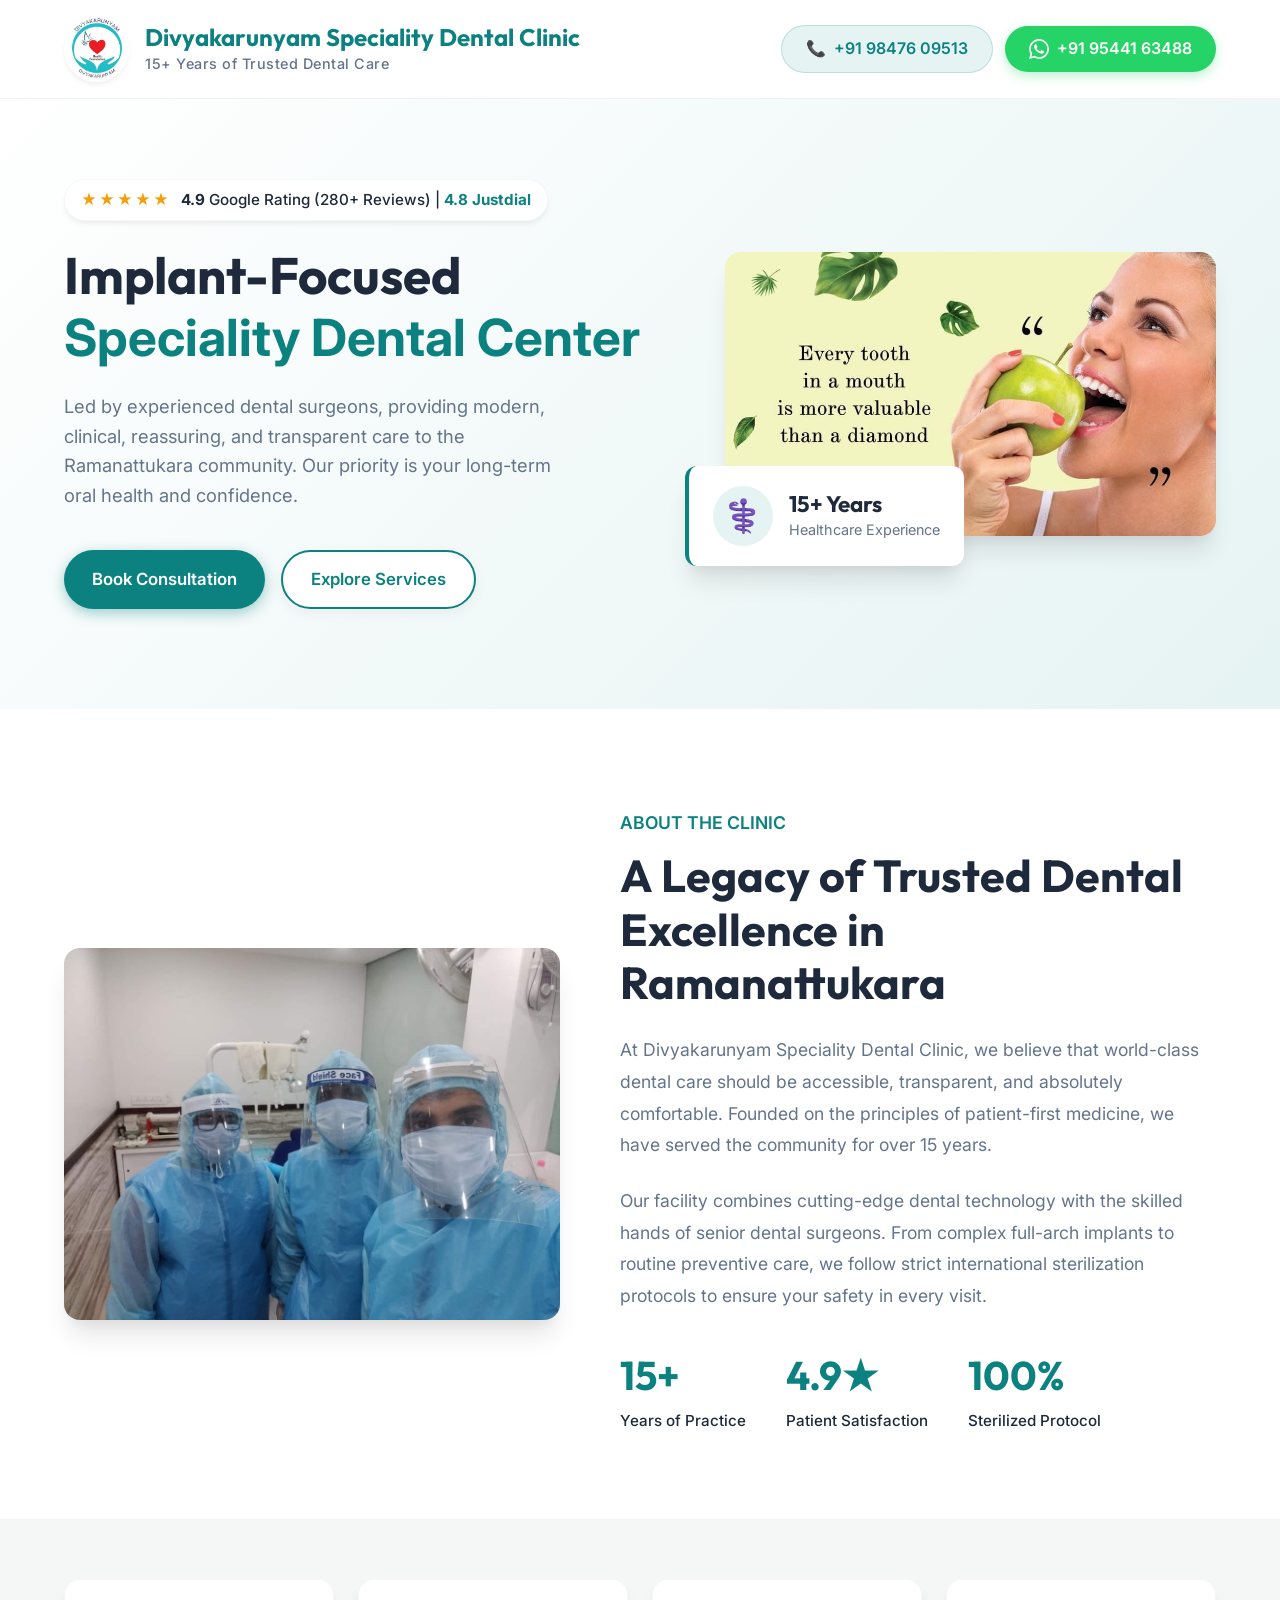
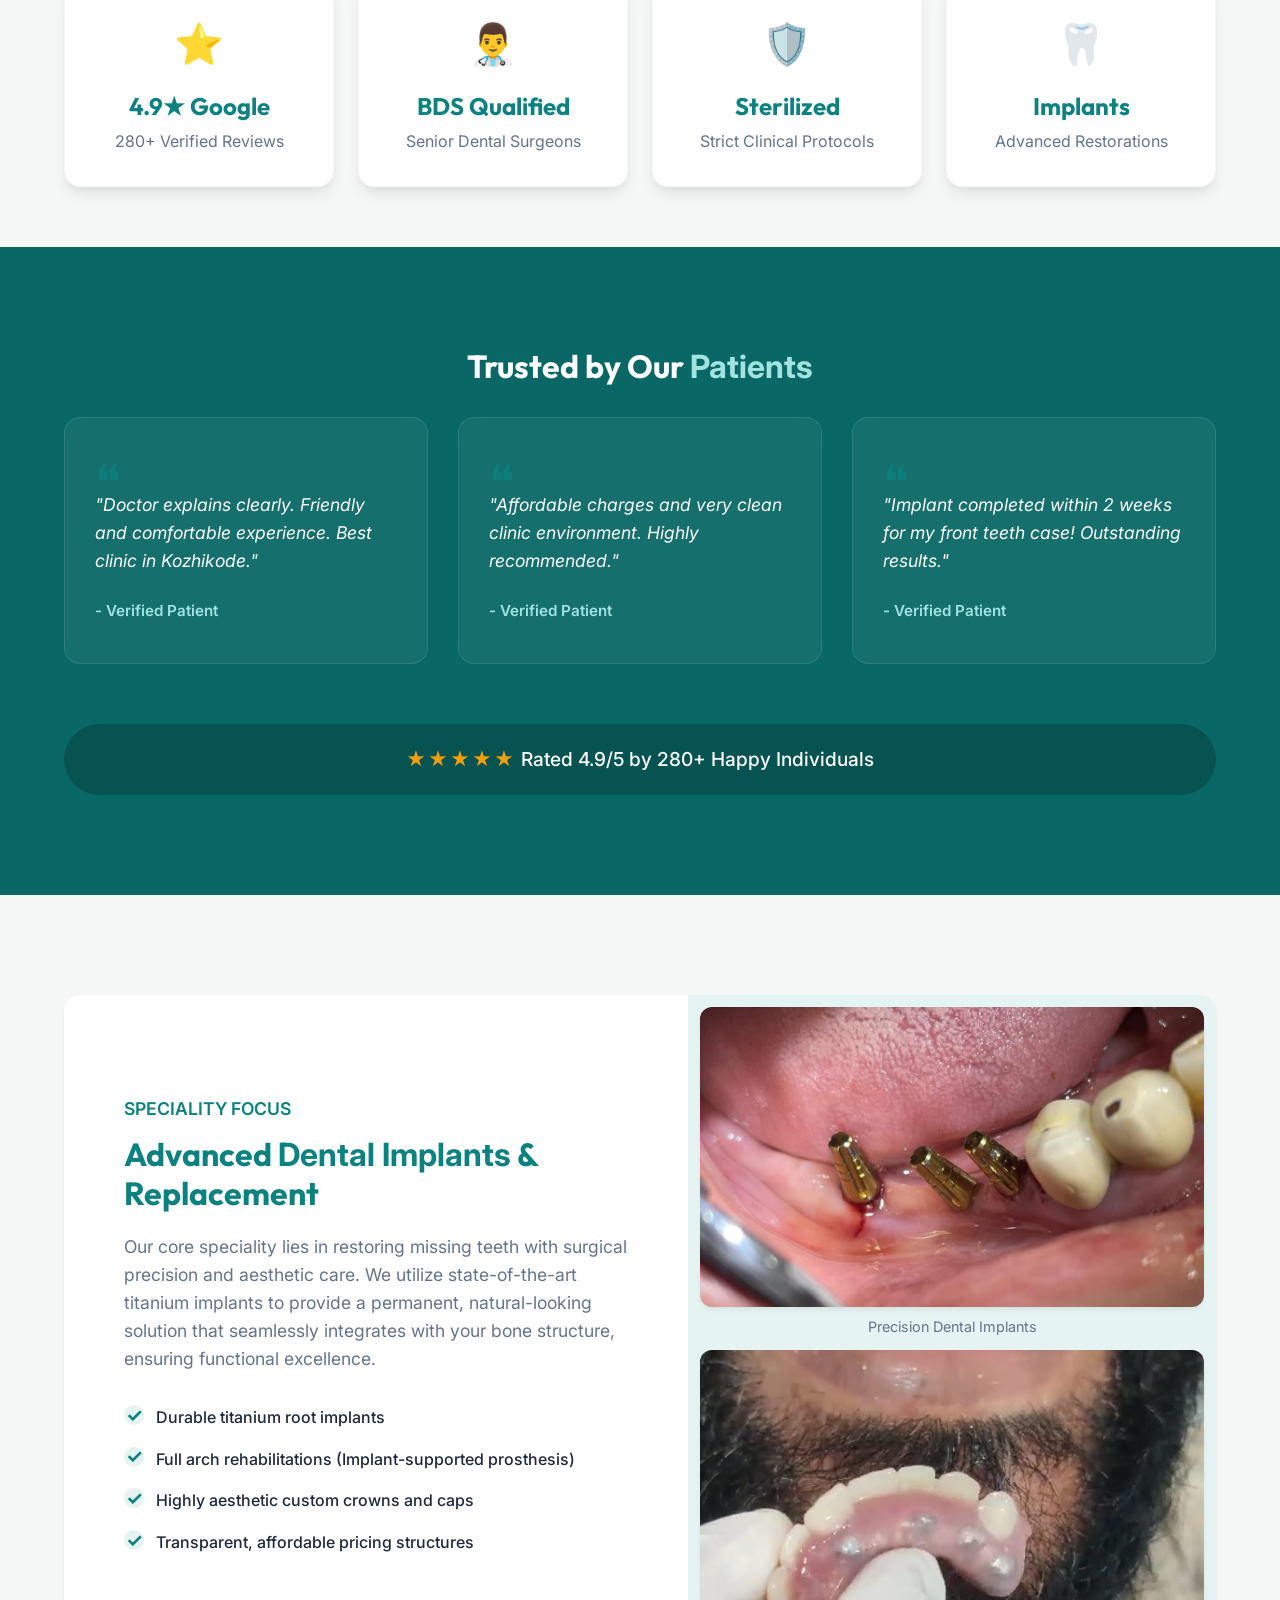
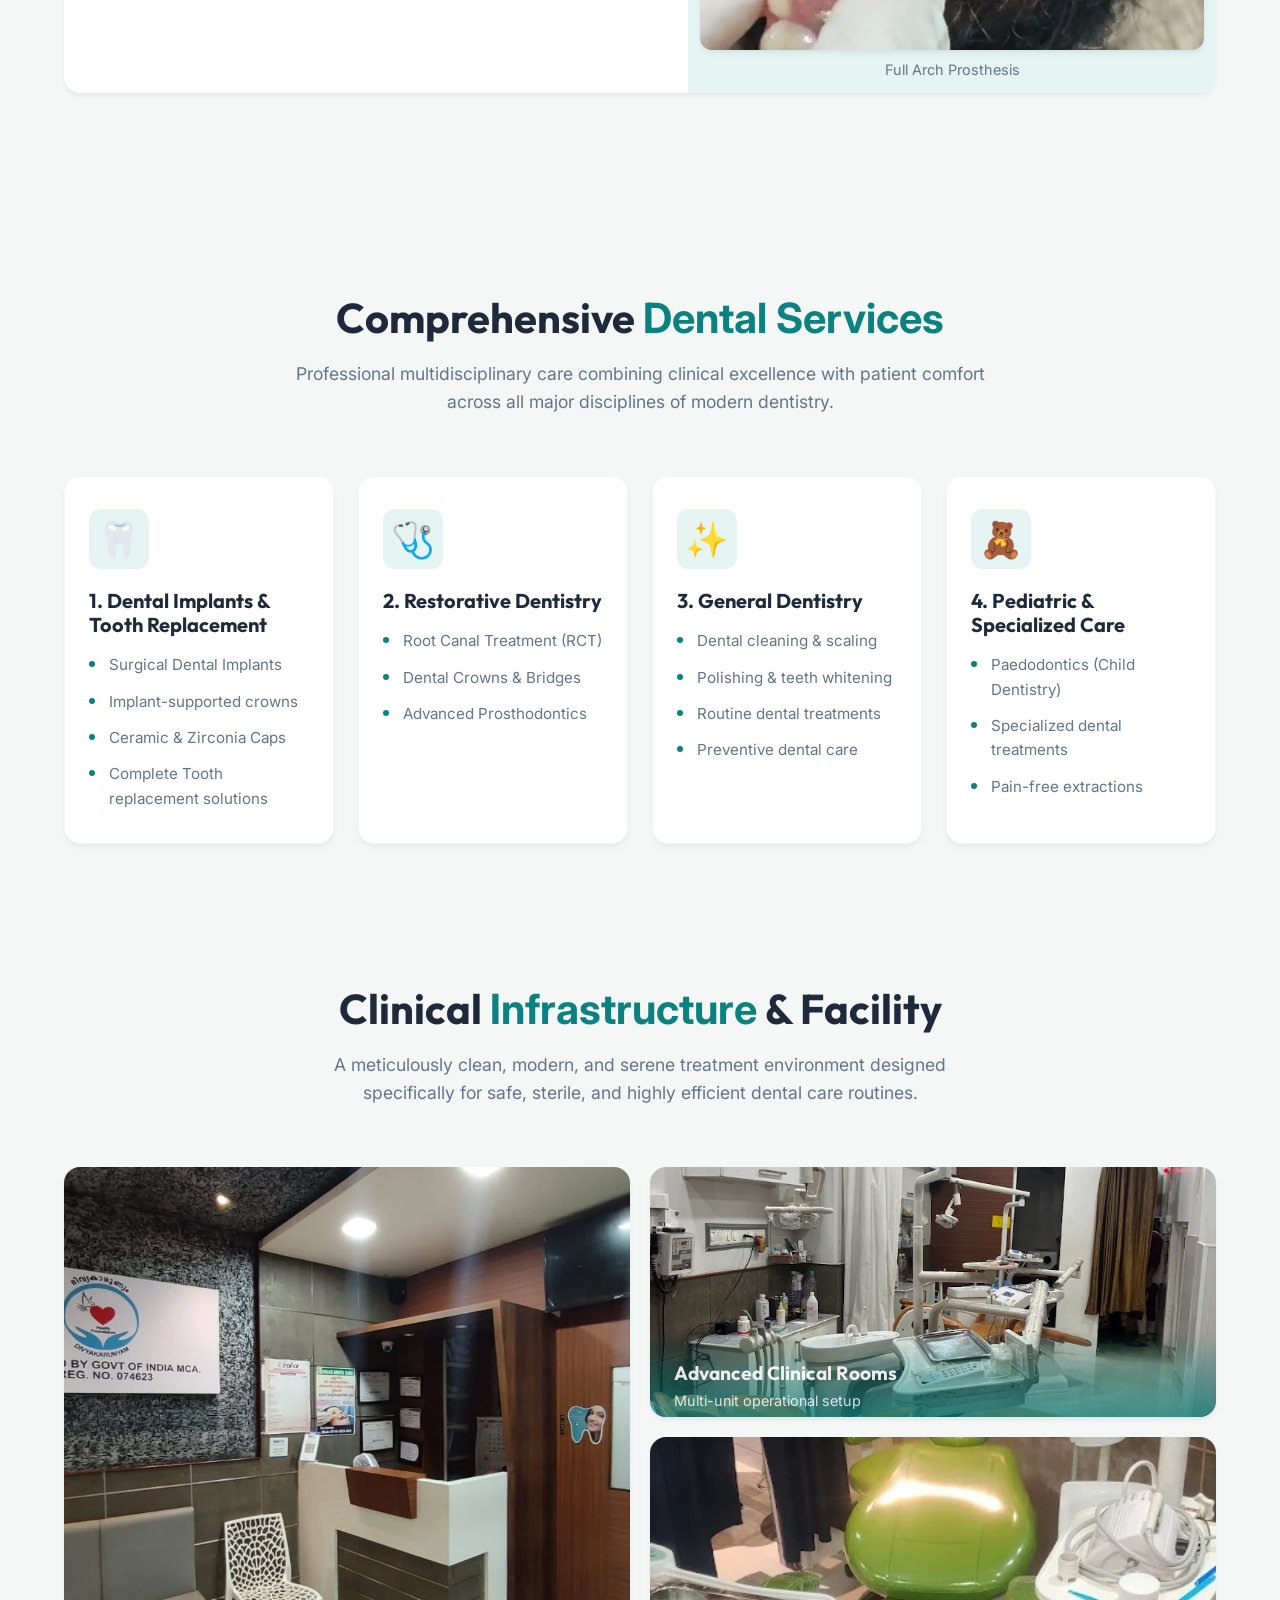
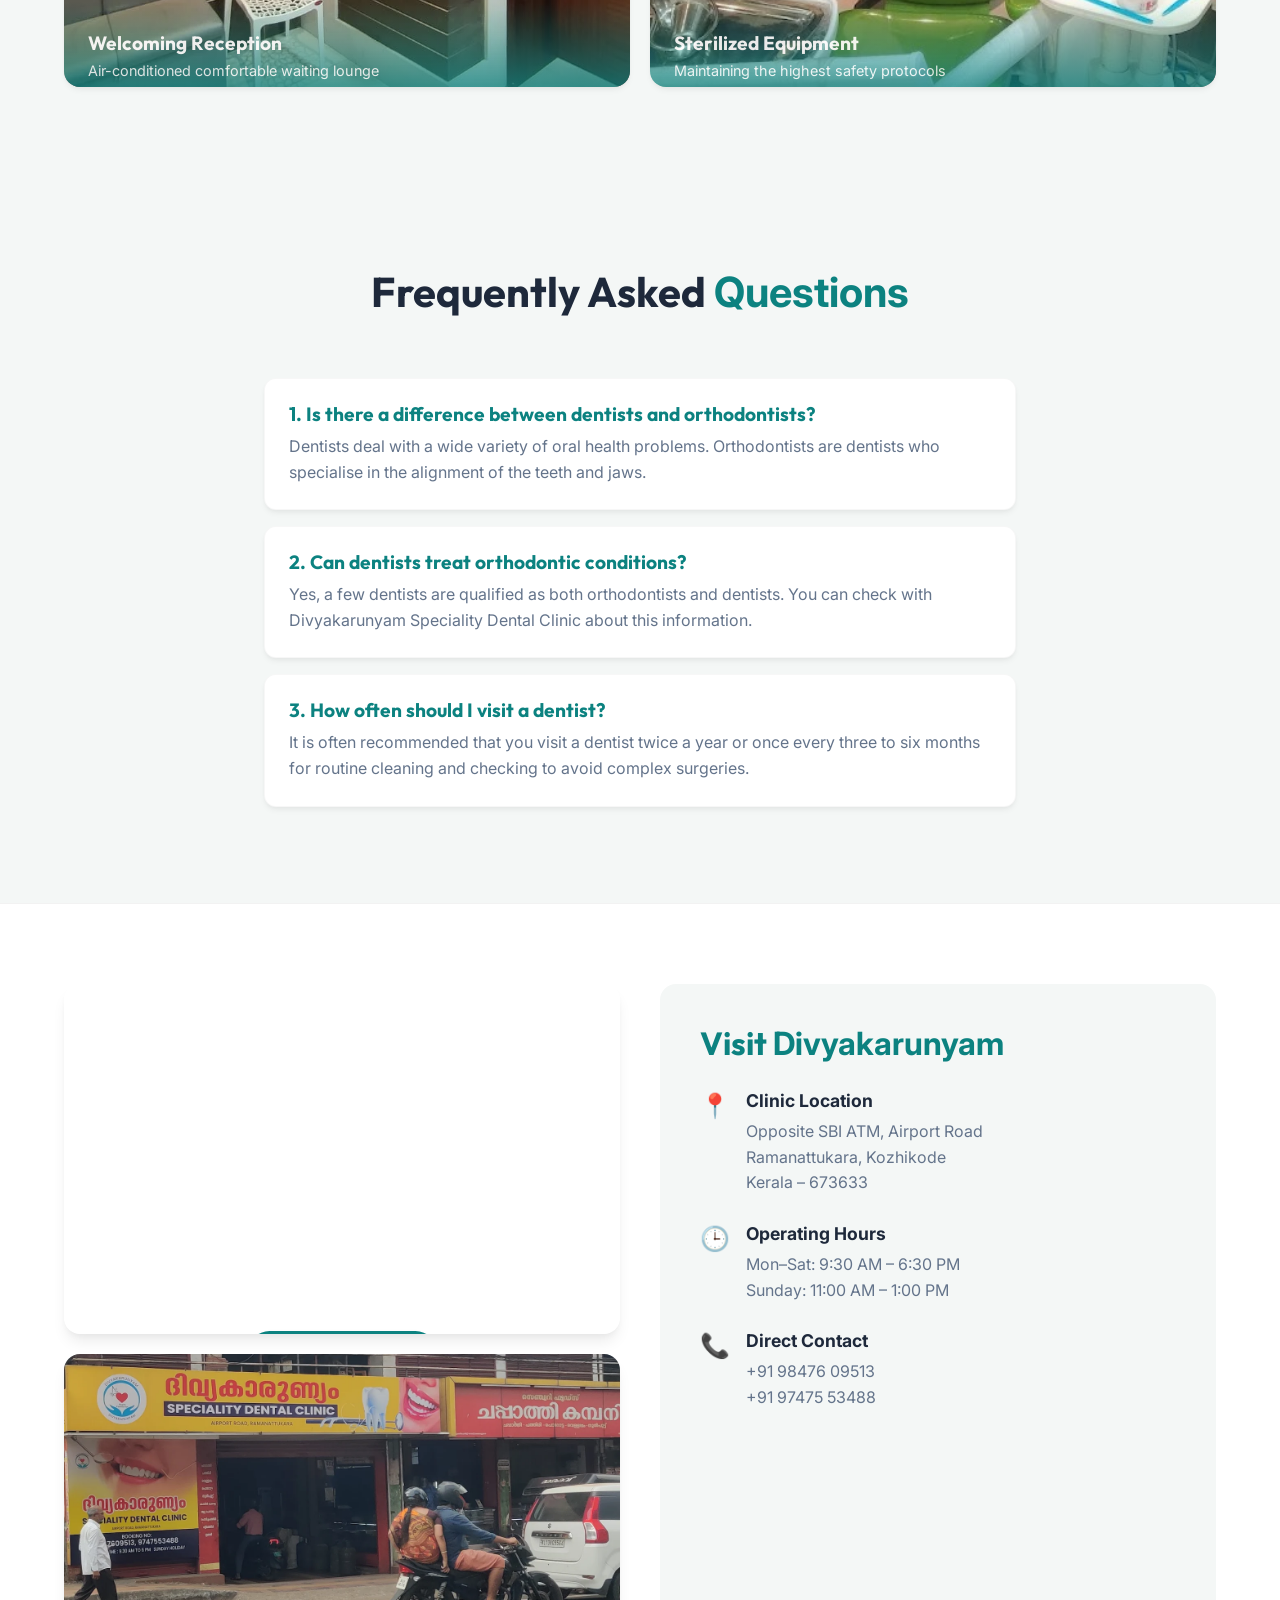
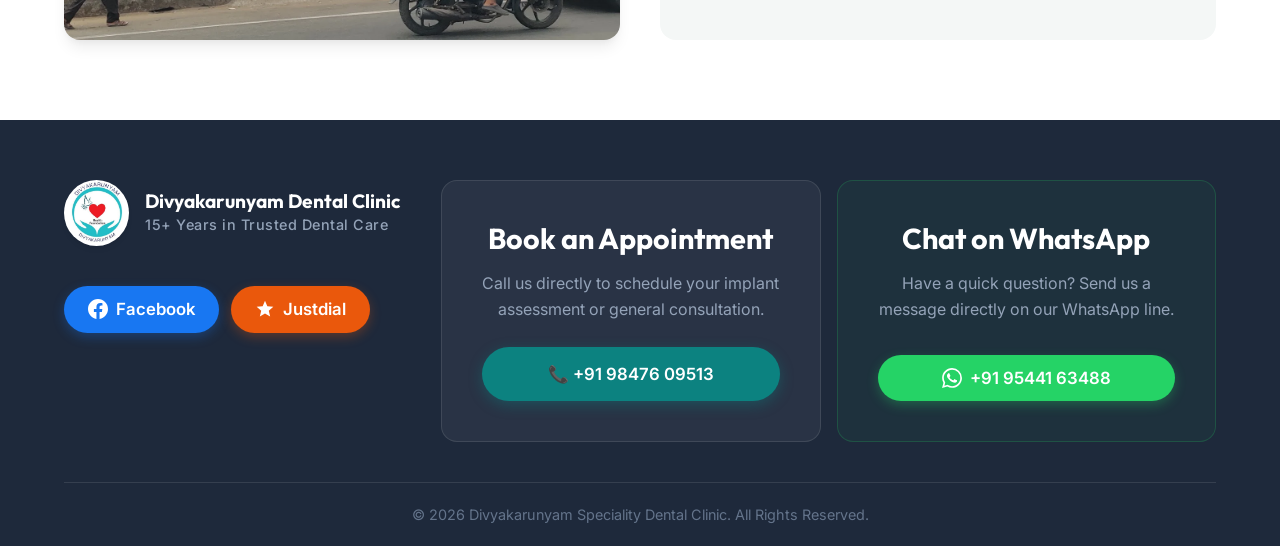
<file: divya-dental/index.html>
﻿<!DOCTYPE html>
<html lang="en">

<head>
    <meta charset="UTF-8">
    <meta name="viewport" content="width=device-width, initial-scale=1.0">
    <title>Divyakarunyam Speciality Dental Clinic | Ramanattukara</title>
    <meta name="description"
        content="Highly rated, implant-focused speciality dental center in Ramanattukara, Kozhikode. 15+ years of experience with 4.9★ Google Rating.">
    <link rel="stylesheet" href="css/style.css">
    <link
        href="https://fonts.googleapis.com/css2?family=Outfit:wght@300;400;500;600;700&family=Inter:wght@400;500;600&display=swap"
        rel="stylesheet">
</head>

<body>

    <!-- Header Section -->
    <header class="top-header">
        <div class="container header-container">
            <div class="logo">
                <img src="images/logo.jpg" alt="Divyakarunyam Health Foundation Logo" class="clinic-logo">
                <div class="title-wrap">
                    <h1>Divyakarunyam Speciality Dental Clinic</h1>
                    <p class="tagline">15+ Years of Trusted Dental Care</p>
                </div>
            </div>
            <div class="contact-header"
                style="display: flex; gap: 12px; align-items: center; flex-wrap: wrap; justify-content: flex-end;">
                <a href="tel:+919847609513" class="call-btn"
                    style="display: inline-flex; align-items: center; justify-content: center; gap: 8px;">
                    <span class="btn-icon">📞</span> +91 98476 09513
                </a>
                <a href="https://wa.me/919544163488" target="_blank" class="wa-btn"
                    style="display: inline-flex; align-items: center; justify-content: center; gap: 8px;">
                    <svg width="20" height="20" viewBox="0 0 24 24" fill="currentColor"
                        xmlns="http://www.w3.org/2000/svg">
                        <path
                            d="M17.472 14.382c-.297-.149-1.758-.867-2.03-.967-.273-.099-.471-.148-.67.15-.197.297-.767.966-.94 1.164-.173.199-.347.223-.644.075-.297-.15-1.255-.463-2.39-1.475-.888-.788-1.489-1.761-1.662-2.06-.173-.297-.018-.458.13-.606.134-.133.298-.347.446-.52.149-.174.198-.298.298-.497.099-.198.05-.371-.025-.52-.075-.149-.669-1.612-.916-2.207-.242-.579-.487-.5-.669-.51a12.8 12.8 0 0 0-.57-.01c-.198 0-.52.074-.792.372-.272.297-1.04 1.016-1.04 2.479 0 1.462 1.065 2.875 1.213 3.074.149.198 2.096 3.2 5.077 4.487.709.306 1.262.489 1.694.625.712.227 1.36.195 1.871.118.571-.085 1.758-.719 2.006-1.413.248-.694.248-1.289.173-1.413-.074-.124-.272-.198-.57-.347m-5.421 7.403h-.004a9.87 9.87 0 0 1-5.031-1.378l-.361-.214-3.741.982.998-3.648-.235-.374a9.86 9.86 0 0 1-1.51-5.26c.001-5.45 4.436-9.884 9.888-9.884 2.64 0 5.122 1.03 6.988 2.898a9.82 9.82 0 0 1 2.893 6.994c-.003 5.45-4.437 9.884-9.885 9.884m8.413-18.297A11.815 11.815 0 0 0 12.05 0C5.495 0 .16 5.335.157 11.892c0 2.096.547 4.142 1.588 5.945L.057 24l6.305-1.654a11.882 11.882 0 0 0 5.683 1.448h.005c6.554 0 11.89-5.335 11.893-11.893a11.821 11.821 0 0 0-3.48-8.413z" />
                    </svg>
                    +91 95441 63488
                </a>
            </div>
        </div>
    </header>

    <!-- Hero Section -->
    <section class="hero-section">
        <div class="container hero-content">
            <div class="hero-text reveal fade-left">
                <div class="ratings-badge">
                    <span class="stars">★★★★★</span>
                    <span><b>4.9</b> Google Rating (280+ Reviews) | <a href="https://jsdl.in/DT-38I2WWQ1"
                            target="_blank"
                            style="color: var(--primary-color); font-weight: bold; text-decoration: none;">4.8
                            Justdial</a></span>
                </div>
                <h2>Implant-Focused <br> <span class="text-highlight">Speciality Dental Center</span></h2>
                <p>Led by experienced dental surgeons, providing modern, clinical, reassuring, and transparent care to
                    the Ramanattukara community. Our priority is your long-term oral health and confidence.</p>
                <div class="hero-actions">
                    <a href="#appointment" class="btn primary-btn">Book Consultation</a>
                    <a href="#services" class="btn secondary-btn">Explore Services</a>
                </div>
            </div>

            <div class="hero-image-wrapper reveal fade-right delay-200">
                <img src="images/apple.jpg" alt="Healthy dental smile - Every tooth is more valuable than a diamond">
                <!-- Overlapping floating stat card for visual depth -->
                <div class="floating-stat">
                    <div class="icon">⚕️</div>
                    <div class="floating-stat-text">
                        <h4>15+ Years</h4>
                        <p>Healthcare Experience</p>
                    </div>
                </div>
            </div>
        </div>
    </section>

    <!-- NEW About Clinic Section -->
    <section class="about-section">
        <div class="container about-grid">
            <div class="about-image reveal fade-left delay-100">
                <!-- Re-using existing clinical image to build contextual trust here -->
                <img src="images/ppe.jpg" alt="Experienced Dental Professionals at work"
                    style="border-radius: var(--border-radius-lg); box-shadow: var(--shadow-lg);">
            </div>
            <div class="about-text reveal fade-right delay-200">
                <div class="section-subtitle"
                    style="color: var(--primary-color); font-weight: 600; margin-bottom: 12px;">ABOUT THE CLINIC</div>
                <h2>A Legacy of Trusted Dental Excellence in Ramanattukara</h2>
                <p>At Divyakarunyam Speciality Dental Clinic, we believe that world-class dental care should be
                    accessible, transparent, and absolutely comfortable. Founded on the principles of patient-first
                    medicine, we have served the community for over 15 years.</p>
                <p>Our facility combines cutting-edge dental technology with the skilled hands of senior dental
                    surgeons. From complex full-arch implants to routine preventive care, we follow strict international
                    sterilization protocols to ensure your safety in every visit.</p>

                <div class="about-stats">
                    <div class="stat-item">
                        <h4>15+</h4>
                        <p>Years of Practice</p>
                    </div>
                    <div class="stat-item">
                        <h4>4.9★</h4>
                        <p>Patient Satisfaction</p>
                    </div>
                    <div class="stat-item">
                        <h4>100%</h4>
                        <p>Sterilized Protocol</p>
                    </div>
                </div>
            </div>
        </div>
    </section>

    <!-- Trust Signals Section -->
    <section class="trust-signals container" style="margin-top: 60px; padding-bottom: 60px;">
        <div class="trust-container">
            <div class="trust-card reveal slide-up delay-100">
                <div class="trust-icon">⭐</div>
                <h3>4.9★ Google</h3>
                <p>280+ Verified Reviews</p>
            </div>
            <div class="trust-card reveal slide-up delay-200">
                <div class="trust-icon">👨‍⚕️</div>
                <h3>BDS Qualified</h3>
                <p>Senior Dental Surgeons</p>
            </div>
            <div class="trust-card reveal slide-up delay-300">
                <div class="trust-icon">🛡️</div>
                <h3>Sterilized</h3>
                <p>Strict Clinical Protocols</p>
            </div>
            <div class="trust-card reveal slide-up delay-400">
                <div class="trust-icon">🦷</div>
                <h3>Implants</h3>
                <p>Advanced Restorations</p>
            </div>
        </div>
    </section>

    <!-- Patient Reviews -->
    <section class="patient-reviews">
        <div class="container">
            <div class="section-header reveal slide-up" style="margin-bottom: 30px;">
                <h2 class="section-title text-white" style="font-size: 2rem;">Trusted by Our <span
                        class="text-highlight-light">Patients</span></h2>
            </div>
            <div class="reviews-grid">
                <div class="review-card reveal slide-up delay-100">
                    <div class="quote-icon">❝</div>
                    <p>"Doctor explains clearly. Friendly and comfortable experience. Best clinic in Kozhikode."</p>
                    <div class="review-author">- Verified Patient</div>
                </div>
                <div class="review-card reveal slide-up delay-200">
                    <div class="quote-icon">❝</div>
                    <p>"Affordable charges and very clean clinic environment. Highly recommended."</p>
                    <div class="review-author">- Verified Patient</div>
                </div>
                <div class="review-card reveal slide-up delay-300">
                    <div class="quote-icon">❝</div>
                    <p>"Implant completed within 2 weeks for my front teeth case! Outstanding results."</p>
                    <div class="review-author">- Verified Patient</div>
                </div>
            </div>
            <div class="google-rating-banner reveal slide-up delay-400" style="margin-top: 20px;">
                <span class="stars">★★★★★</span> Rated 4.9/5 by 280+ Happy Individuals
            </div>
        </div>
    </section>

    <!-- Advanced Implantology Component -->
    <section class="container" style="padding-top: 100px;">
        <div class="implant-feature reveal slide-up" style="margin: 0;">
            <div class="implant-content">
                <div class="section-subtitle"
                    style="color: var(--primary-color); font-weight: 600; margin-bottom: 12px;">SPECIALITY FOCUS</div>
                <h3>Advanced <span class="text-highlight">Dental Implants</span> & Replacement</h3>
                <p>Our core speciality lies in restoring missing teeth with surgical precision and aesthetic care. We
                    utilize state-of-the-art titanium implants to provide a permanent, natural-looking solution that
                    seamlessly integrates with your bone structure, ensuring functional excellence.</p>
                <ul class="feature-list">
                    <li>Durable titanium root implants</li>
                    <li>Full arch rehabilitations (Implant-supported prosthesis)</li>
                    <li>Highly aesthetic custom crowns and caps</li>
                    <li>Transparent, affordable pricing structures</li>
                </ul>
            </div>
            <div class="implant-images">
                <figure style="margin: 0; text-align: center;">
                    <img src="images/implants_macro.jpg" alt="Precision Dental Implants Macro Detail">
                    <figcaption style="font-size: 0.9rem; color: var(--text-light); margin-top: 8px;">Precision Dental
                        Implants</figcaption>
                </figure>
                <figure style="margin: 0; text-align: center;">
                    <img src="images/prosthesis.jpg" alt="Full Arch Dental Prosthesis">
                    <figcaption style="font-size: 0.9rem; color: var(--text-light); margin-top: 8px;">Full Arch
                        Prosthesis</figcaption>
                </figure>
            </div>
        </div>
    </section>

    <!-- Services Grid section -->
    <section id="services" class="services-section section-padding" style="margin-top: 100px;">
        <div class="container">
            <div class="section-header reveal slide-up">
                <h2 class="section-title">Comprehensive <span class="text-highlight">Dental Services</span></h2>
                <p class="section-subtitle">Professional multidisciplinary care combining clinical excellence with
                    patient comfort across all major disciplines of modern dentistry.</p>
            </div>
            <div class="services-grid">
                <div class="service-cluster reveal slide-up delay-100">
                    <div class="service-icon-box">🦷</div>
                    <h3>1. Dental Implants & Tooth Replacement</h3>
                    <ul class="service-list">
                        <li>Surgical Dental Implants</li>
                        <li>Implant-supported crowns</li>
                        <li>Ceramic & Zirconia Caps</li>
                        <li>Complete Tooth replacement solutions</li>
                    </ul>
                </div>
                <div class="service-cluster reveal slide-up delay-200">
                    <div class="service-icon-box">🩺</div>
                    <h3>2. Restorative Dentistry</h3>
                    <ul class="service-list">
                        <li>Root Canal Treatment (RCT)</li>
                        <li>Dental Crowns & Bridges</li>
                        <li>Advanced Prosthodontics</li>
                    </ul>
                </div>
                <div class="service-cluster reveal slide-up delay-300">
                    <div class="service-icon-box">✨</div>
                    <h3>3. General Dentistry</h3>
                    <ul class="service-list">
                        <li>Dental cleaning & scaling</li>
                        <li>Polishing & teeth whitening</li>
                        <li>Routine dental treatments</li>
                        <li>Preventive dental care</li>
                    </ul>
                </div>
                <div class="service-cluster reveal slide-up delay-400">
                    <div class="service-icon-box">🧸</div>
                    <h3>4. Pediatric & Specialized Care</h3>
                    <ul class="service-list">
                        <li>Paedodontics (Child Dentistry)</li>
                        <li>Specialized dental treatments</li>
                        <li>Pain-free extractions</li>
                    </ul>
                </div>
            </div>
        </div>
    </section>

    <!-- Infrastructure / Gallery -->
    <section class="gallery-section">
        <div class="container">
            <div class="section-header reveal slide-up">
                <h2 class="section-title">Clinical <span class="text-highlight">Infrastructure</span> & Facility</h2>
                <p class="section-subtitle">A meticulously clean, modern, and serene treatment environment designed
                    specifically for safe, sterile, and highly efficient dental care routines.</p>
            </div>
            <div class="gallery-grid">
                <div class="gallery-item reveal fade-right delay-100">
                    <img src="images/reception.jpg" alt="Modern Reception and Waiting Area">
                    <div class="overlay">
                        <h4>Welcoming Reception</h4>
                        <p>Air-conditioned comfortable waiting lounge</p>
                    </div>
                </div>
                <div class="gallery-item reveal fade-left delay-200">
                    <img src="images/op_room.jpg" alt="Advanced Multi-Chair Operating Room">
                    <div class="overlay">
                        <h4>Advanced Clinical Rooms</h4>
                        <p>Multi-unit operational setup</p>
                    </div>
                </div>
                <div class="gallery-item reveal fade-left delay-300">
                    <img src="images/chair.jpg" alt="Modern dental chair setup">
                    <div class="overlay">
                        <h4>Sterilized Equipment</h4>
                        <p>Maintaining the highest safety protocols</p>
                    </div>
                </div>
            </div>
        </div>
    </section>

    <!-- FAQ Section -->
    <section class="faq-section">
        <div class="container faq-container">
            <div class="section-header reveal slide-up">
                <h2 class="section-title">Frequently Asked <span class="text-highlight">Questions</span></h2>
            </div>

            <div class="faq-item reveal slide-up delay-100">
                <h4>1. Is there a difference between dentists and orthodontists?</h4>
                <p>Dentists deal with a wide variety of oral health problems. Orthodontists are dentists who specialise
                    in the alignment of the teeth and jaws.</p>
            </div>
            <div class="faq-item reveal slide-up delay-200">
                <h4>2. Can dentists treat orthodontic conditions?</h4>
                <p>Yes, a few dentists are qualified as both orthodontists and dentists. You can check with
                    Divyakarunyam Speciality Dental Clinic about this information.</p>
            </div>
            <div class="faq-item reveal slide-up delay-300">
                <h4>3. How often should I visit a dentist?</h4>
                <p>It is often recommended that you visit a dentist twice a year or once every three to six months for
                    routine cleaning and checking to avoid complex surgeries.</p>
            </div>
        </div>
    </section>

    <!-- Location & Contact section incorporating MAP and Entrance Image -->
    <section class="location-section">
        <div class="container location-grid">
            <div class="location-image reveal fade-right delay-100">
                <div class="map-container" style="position: relative;">
                    <!-- Invisible overlay link overriding the map interactivity -->
                    <a href="https://maps.app.goo.gl/DZXvNJsmZehAF5Bf6" target="_blank"
                        style="position: absolute; inset: 0; z-index: 5;"></a>
                    <iframe
                        src="https://maps.google.com/maps?q=11.176986882488919,75.87006213175783&t=&z=16&ie=UTF8&iwloc=&output=embed"
                        width="100%" height="350" style="border:0; pointer-events: none;" allowfullscreen=""
                        loading="lazy" aria-label=" clinic map"></iframe>
                    <!-- Map Direct Link Overlay -->
                    <div
                        style="text-align: center; margin-top: -10px; position:relative; z-index: 10; pointer-events: none;">
                        <span class="btn primary-btn"
                            style="box-shadow: 0 4px 6px rgba(0,0,0,0.1); font-size: 0.9rem; padding: 10px 16px;">
                            📍 Open Google Maps
                        </span>
                    </div>
                </div>
                <img src="images/entrance.jpg" alt="Divyakarunyam Speciality Dental Clinic Entrance"
                    style="width: 100%; height: auto; border-radius: var(--border-radius-lg); object-fit: cover; display: block;">
            </div>

            <div class="location-details reveal fade-left delay-200">
                <h3>Visit <span class="text-highlight">Divyakarunyam</span></h3>
                <div class="info-block">
                    <div class="info-icon">📍</div>
                    <div class="info-text">
                        <strong>Clinic Location</strong>
                        <p>Opposite SBI ATM, Airport Road<br>
                            Ramanattukara, Kozhikode<br>
                            Kerala – 673633</p>
                    </div>
                </div>
                <div class="info-block">
                    <div class="info-icon">🕒</div>
                    <div class="info-text">
                        <strong>Operating Hours</strong>
                        <p>Mon–Sat: 9:30 AM – 6:30 PM<br>
                            Sunday: 11:00 AM – 1:00 PM</p>
                    </div>
                </div>
                <div class="info-block">
                    <div class="info-icon">📞</div>
                    <div class="info-text">
                        <strong>Direct Contact</strong>
                        <p>+91 98476 09513<br>
                            +91 97475 53488</p>
                    </div>
                </div>
            </div>
        </div>
    </section>

    <!-- Footer -->
    <footer class="footer-contact" id="appointment">
        <div class="container">
            <div class="footer-content">
                <div class="footer-logo logo" style="flex-direction: column; align-items: flex-start;">
                    <div style="display: flex; align-items: center; gap: 16px;">
                        <img src="images/logo.jpg" alt="Divyakarunyam Health Foundation Logo" class="clinic-logo">
                        <div class="title-wrap">
                            <h2 style="color: var(--white); font-size: 1.2rem;">Divyakarunyam Dental Clinic</h2>
                            <p class="tagline" style="color: #94a3b8;">15+ Years in Trusted Dental Care</p>
                        </div>
                    </div>
                    <div class="social-links" style="margin-top: 24px; display: flex; gap: 12px; flex-wrap: wrap;">
                        <a href="https://www.facebook.com/gracedentacare/" target="_blank" class="btn fb-btn"
                            style="display: inline-flex; align-items: center; justify-content: center; gap: 8px;">
                            <svg width="20" height="20" viewBox="0 0 24 24" fill="currentColor"
                                xmlns="http://www.w3.org/2000/svg">
                                <path
                                    d="M24 12.073c0-6.627-5.373-12-12-12s-12 5.373-12 12c0 5.99 4.388 10.954 10.125 11.854v-8.385H7.078v-3.469h3.047V9.43c0-3.007 1.792-4.669 4.533-4.669 1.312 0 2.686.235 2.686.235v2.953H15.83c-1.491 0-1.956.925-1.956 1.874v2.25h3.328l-.532 3.469h-2.796v8.385C19.612 23.027 24 18.062 24 12.073z" />
                            </svg>
                            Facebook
                        </a>
                        <a href="https://jsdl.in/DT-38I2WWQ1" target="_blank" class="btn jd-btn"
                            style="display: inline-flex; align-items: center; justify-content: center; gap: 8px;">
                            <svg width="20" height="20" viewBox="0 0 24 24" fill="currentColor"
                                xmlns="http://www.w3.org/2000/svg">
                                <path
                                    d="M12 17.27L18.18 21L16.54 13.97L22 9.24L14.81 8.63L12 2L9.19 8.63L2 9.24L7.46 13.97L5.82 21L12 17.27Z" />
                            </svg>
                            Justdial
                        </a>
                    </div>
                </div>
                <div class="footer-cta-group"
                    style="display: flex; gap: 16px; flex-wrap: wrap; flex: 1; justify-content: flex-end;">
                    <div class="appointment-card"
                        style="flex: 1; min-width: 300px; display: flex; flex-direction: column;">
                        <h3>Book an Appointment</h3>
                        <p style="flex-grow: 1;">Call us directly to schedule your implant assessment or general
                            consultation.</p>
                        <a href="tel:+919847609513" class="btn primary-btn" style="width: 100%;">
                            📞 +91 98476 09513
                        </a>
                    </div>
                    <div class="appointment-card"
                        style="flex: 1; min-width: 300px; display: flex; flex-direction: column; background: rgba(37, 211, 102, 0.05); border-color: rgba(37, 211, 102, 0.2);">
                        <h3>Chat on WhatsApp</h3>
                        <p style="flex-grow: 1;">Have a quick question? Send us a message directly on our WhatsApp line.
                        </p>
                        <a href="https://wa.me/919544163488" target="_blank" class="btn wa-btn"
                            style="width: 100%; display: flex; align-items: center; justify-content: center; gap: 8px;">
                            <svg width="20" height="20" viewBox="0 0 24 24" fill="currentColor"
                                xmlns="http://www.w3.org/2000/svg">
                                <path
                                    d="M17.472 14.382c-.297-.149-1.758-.867-2.03-.967-.273-.099-.471-.148-.67.15-.197.297-.767.966-.94 1.164-.173.199-.347.223-.644.075-.297-.15-1.255-.463-2.39-1.475-.888-.788-1.489-1.761-1.662-2.06-.173-.297-.018-.458.13-.606.134-.133.298-.347.446-.52.149-.174.198-.298.298-.497.099-.198.05-.371-.025-.52-.075-.149-.669-1.612-.916-2.207-.242-.579-.487-.5-.669-.51a12.8 12.8 0 0 0-.57-.01c-.198 0-.52.074-.792.372-.272.297-1.04 1.016-1.04 2.479 0 1.462 1.065 2.875 1.213 3.074.149.198 2.096 3.2 5.077 4.487.709.306 1.262.489 1.694.625.712.227 1.36.195 1.871.118.571-.085 1.758-.719 2.006-1.413.248-.694.248-1.289.173-1.413-.074-.124-.272-.198-.57-.347m-5.421 7.403h-.004a9.87 9.87 0 0 1-5.031-1.378l-.361-.214-3.741.982.998-3.648-.235-.374a9.86 9.86 0 0 1-1.51-5.26c.001-5.45 4.436-9.884 9.888-9.884 2.64 0 5.122 1.03 6.988 2.898a9.82 9.82 0 0 1 2.893 6.994c-.003 5.45-4.437 9.884-9.885 9.884m8.413-18.297A11.815 11.815 0 0 0 12.05 0C5.495 0 .16 5.335.157 11.892c0 2.096.547 4.142 1.588 5.945L.057 24l6.305-1.654a11.882 11.882 0 0 0 5.683 1.448h.005c6.554 0 11.89-5.335 11.893-11.893a11.821 11.821 0 0 0-3.48-8.413z" />
                            </svg>
                            +91 95441 63488
                        </a>
                    </div>
                </div>
            </div>
            <div class="footer-bottom text-center" style="text-align: center;">
                <p>&copy; 2026 Divyakarunyam Speciality Dental Clinic. All Rights Reserved.</p>
            </div>
        </div>
    </footer>

    <!-- Modern Scroll Animation Observer Script -->
    <script>
        document.addEventListener("DOMContentLoaded", function () {
            const reveals = document.querySelectorAll(".reveal");

            const revealOnScroll = new IntersectionObserver((entries, observer) => {
                entries.forEach((entry) => {
                    if (entry.isIntersecting) {
                        entry.target.classList.add("active");
                        // Optional: observer.unobserve(entry.target); to make it animate only once
                    }
                });
            }, {
                root: null,
                threshold: 0.15, // Trigger when 15% of the element is visible
                rootMargin: "0px 0px -50px 0px" // Slight offset for a natural staggered feel
            });

            reveals.forEach((reveal) => {
                revealOnScroll.observe(reveal);
            });
        });
    </script>
</body>

</html>
</file>
<file: divya-dental/css/style.css>
﻿:root {
    --primary-color: #0c8280;
    --primary-dark: #096866;
    --primary-light: #e6f3f3;
    --secondary-color: #f4f7f6;
    --accent-red: #d9383f;
    --accent-dark: #b82b31;
    --text-dark: #1e293b;
    --text-light: #64748b;
    --white: #ffffff;
    --surface-color: #ffffff;
    --shadow-sm: 0 4px 6px -1px rgba(0, 0, 0, 0.05), 0 2px 4px -1px rgba(0, 0, 0, 0.03);
    --shadow-md: 0 10px 15px -3px rgba(0, 0, 0, 0.08), 0 4px 6px -2px rgba(0, 0, 0, 0.04);
    --shadow-lg: 0 20px 25px -5px rgba(0, 0, 0, 0.1), 0 10px 10px -5px rgba(0, 0, 0, 0.04);
    --shadow-color: rgba(12, 130, 128, 0.15);
    --transition: all 0.4s cubic-bezier(0.16, 1, 0.3, 1);
    --border-radius-lg: 16px;
    --border-radius-md: 12px;
}

* {
    margin: 0;
    padding: 0;
    box-sizing: border-box;
    font-family: 'Inter', sans-serif;
}

html {
    scroll-behavior: smooth;
}

body {
    background-color: var(--secondary-color);
    color: var(--text-dark);
    line-height: 1.6;
    -webkit-font-smoothing: antialiased;
}

h1,
h2,
h3,
h4,
h5,
h6 {
    font-family: 'Outfit', sans-serif;
    line-height: 1.2;
    color: var(--text-dark);
}

a {
    text-decoration: none;
    color: inherit;
    transition: var(--transition);
}

img {
    max-width: 100%;
    height: auto;
    object-fit: contain;
    display: block;
    border-radius: var(--border-radius-md);
}

.container {
    max-width: 1200px;
    margin: 0 auto;
    padding: 0 24px;
}

.text-highlight {
    color: var(--primary-color);
}

.text-highlight-light {
    color: #a1e3e1;
}

.text-white {
    color: var(--white);
}

/* Buttons */
.btn {
    display: inline-flex;
    align-items: center;
    justify-content: center;
    gap: 8px;
    padding: 14px 28px;
    border-radius: 50px;
    font-size: 1.05rem;
    font-weight: 600;
    transition: var(--transition);
    cursor: pointer;
    border: none;
}

.primary-btn {
    background-color: var(--primary-color);
    color: var(--white);
    box-shadow: 0 4px 14px 0 rgba(12, 130, 128, 0.39);
}

.primary-btn:hover {
    background-color: var(--primary-dark);
    transform: translateY(-4px);
    box-shadow: 0 6px 20px rgba(12, 130, 128, 0.4);
}

.secondary-btn {
    background-color: var(--white);
    color: var(--primary-color);
    border: 2px solid var(--primary-color);
    box-shadow: 0 4px 14px 0 rgba(0, 0, 0, 0.05);
}

.secondary-btn:hover {
    background-color: var(--primary-light);
    transform: translateY(-4px);
    box-shadow: 0 6px 20px rgba(12, 130, 128, 0.15);
}

/* Header */
.top-header {
    background-color: rgba(255, 255, 255, 0.95);
    backdrop-filter: blur(10px);
    position: sticky;
    top: 0;
    z-index: 1000;
    border-bottom: 1px solid rgba(0, 0, 0, 0.05);
}

.header-container {
    display: flex;
    justify-content: space-between;
    align-items: center;
    padding: 16px 24px;
}

.logo {
    display: flex;
    align-items: center;
    gap: 16px;
}

.clinic-logo {
    width: 65px;
    border-radius: 50%;
    box-shadow: var(--shadow-sm);
}

.title-wrap h1 {
    font-size: 1.5rem;
    color: var(--primary-color);
    font-weight: 700;
}

.tagline {
    font-size: 0.9rem;
    color: var(--text-light);
    font-weight: 500;
    letter-spacing: 0.5px;
}

.call-btn {
    background-color: var(--primary-light);
    color: var(--primary-color);
    padding: 10px 24px;
    border-radius: 50px;
    font-weight: 600;
    box-shadow: none;
    border: 1px solid rgba(12, 130, 128, 0.2);
}

.call-btn:hover {
    background-color: var(--primary-color);
    color: var(--white);
    box-shadow: 0 6px 16px rgba(12, 130, 128, 0.2);
    transform: translateY(-2px);
}

.wa-btn {
    background-color: #25D366;
    color: var(--white);
    padding: 10px 24px;
    border-radius: 50px;
    font-weight: 600;
    box-shadow: 0 4px 12px rgba(37, 211, 102, 0.3);
    border: none;
    transition: var(--transition);
}

.wa-btn:hover {
    background-color: #128c7e;
    color: var(--white);
    box-shadow: 0 6px 16px rgba(37, 211, 102, 0.4);
    transform: translateY(-2px);
}

.fb-btn {
    background-color: #1877F2;
    color: var(--white);
    padding: 10px 24px;
    border-radius: 50px;
    font-weight: 600;
    box-shadow: 0 4px 12px rgba(24, 119, 242, 0.3);
    border: none;
    transition: var(--transition);
}

.fb-btn:hover {
    background-color: #166fe5;
    color: var(--white);
    box-shadow: 0 6px 16px rgba(24, 119, 242, 0.4);
    transform: translateY(-2px);
}

.jd-btn {
    background-color: #ea580c;
    color: var(--white);
    padding: 10px 24px;
    border-radius: 50px;
    font-weight: 600;
    box-shadow: 0 4px 12px rgba(234, 88, 12, 0.3);
    border: none;
    transition: var(--transition);
}

.jd-btn:hover {
    background-color: #c2410c;
    color: var(--white);
    box-shadow: 0 6px 16px rgba(234, 88, 12, 0.4);
    transform: translateY(-2px);
}

/* Hero Section */
.hero-section {
    position: relative;
    padding: 80px 0 100px;
    background: linear-gradient(135deg, var(--white) 0%, var(--primary-light) 100%);
    overflow: hidden;
}

.hero-content {
    display: flex;
    align-items: center;
    gap: 60px;
    position: relative;
    z-index: 2;
}

.hero-text {
    flex: 1.1;
}

.ratings-badge {
    display: inline-flex;
    align-items: center;
    gap: 10px;
    background-color: var(--white);
    padding: 8px 16px;
    border-radius: 50px;
    font-size: 0.95rem;
    font-weight: 500;
    margin-bottom: 24px;
    box-shadow: var(--shadow-sm);
    color: var(--text-dark);
    border: 1px solid rgba(0, 0, 0, 0.03);
}

.stars {
    color: #f59e0b;
    letter-spacing: 2px;
}

.hero-text h2 {
    font-size: 3.2rem;
    color: var(--text-dark);
    margin-bottom: 24px;
}

.hero-text p {
    font-size: 1.15rem;
    color: var(--text-light);
    margin-bottom: 40px;
    max-width: 500px;
}

.hero-actions {
    display: flex;
    gap: 16px;
}

.hero-image-wrapper {
    flex: 0.9;
    position: relative;
}

.hero-image-wrapper img {
    border-radius: var(--border-radius-lg);
    box-shadow: var(--shadow-lg);
    position: relative;
    z-index: 2;
}

/* Floating Stats Card in Hero */
.floating-stat {
    position: absolute;
    bottom: -30px;
    left: -40px;
    background: var(--white);
    padding: 20px 24px;
    border-radius: var(--border-radius-md);
    box-shadow: var(--shadow-lg);
    z-index: 3;
    display: flex;
    align-items: center;
    gap: 16px;
    border-left: 4px solid var(--primary-color);
}

.floating-stat .icon {
    font-size: 2rem;
    background: var(--primary-light);
    color: var(--primary-color);
    width: 60px;
    height: 60px;
    display: flex;
    align-items: center;
    justify-content: center;
    border-radius: 50%;
}

.floating-stat-text h4 {
    font-size: 1.4rem;
    margin: 0;
    color: var(--text-dark);
}

.floating-stat-text p {
    margin: 0;
    font-size: 0.9rem;
    color: var(--text-light);
}

/* Trust Signals Section */
.trust-signals {
    margin-top: -50px;
    position: relative;
    z-index: 10;
}

.trust-container {
    display: grid;
    grid-template-columns: repeat(4, 1fr);
    gap: 24px;
}

.trust-card {
    background-color: var(--white);
    padding: 32px 24px;
    border-radius: var(--border-radius-lg);
    text-align: center;
    box-shadow: var(--shadow-md);
    transition: var(--transition);
    border: 1px solid rgba(0, 0, 0, 0.03);
}

.trust-card:hover {
    transform: translateY(-8px);
    box-shadow: var(--shadow-lg);
    border-color: var(--primary-light);
}

.trust-icon {
    font-size: 2.5rem;
    margin-bottom: 16px;
    display: inline-block;
}

.trust-card h3 {
    font-size: 1.5rem;
    color: var(--primary-color);
    margin-bottom: 8px;
}

.trust-card p {
    font-size: 1rem;
    color: var(--text-light);
}

/* Sections Shared */
.section-padding {
    padding: 100px 0;
}

.section-header {
    text-align: center;
    max-width: 700px;
    margin: 0 auto 60px;
}

.section-title {
    font-size: 2.6rem;
    margin-bottom: 16px;
}

.section-subtitle {
    font-size: 1.1rem;
    color: var(--text-light);
}

/* Specialized Implant Section - NEW */
.implant-feature {
    background-color: var(--white);
    border-radius: var(--border-radius-lg);
    overflow: hidden;
    box-shadow: var(--shadow-sm);
    display: flex;
    margin: 100px 0;
}

.implant-content {
    flex: 1;
    padding: 60px;
    display: flex;
    flex-direction: column;
    justify-content: center;
}

.implant-images {
    flex: 1;
    display: flex;
    flex-wrap: wrap;
    gap: 12px;
    padding: 12px;
    background: var(--primary-light);
    height: auto;
}

.implant-images figure {
    flex: 1 1 100%;
    width: 100%;
    display: flex;
    flex-direction: column;
    margin: 0;
}

.implant-images img {
    width: 100%;
    height: 300px;
    object-fit: cover;
    border-radius: var(--border-radius-md);
    box-shadow: var(--shadow-sm);
}

.implant-content h3 {
    font-size: 2rem;
    color: var(--primary-color);
    margin-bottom: 20px;
}

.implant-content p {
    color: var(--text-light);
    font-size: 1.1rem;
    margin-bottom: 24px;
}

.feature-list {
    list-style: none;
    margin-bottom: 30px;
}

.feature-list li {
    padding: 8px 0 8px 32px;
    position: relative;
    color: var(--text-dark);
    font-weight: 500;
}

.feature-list li::before {
    content: "✓";
    position: absolute;
    left: 0;
    color: var(--primary-color);
    font-weight: bold;
    font-size: 1.2rem;
    background: var(--primary-light);
    width: 20px;
    height: 20px;
    display: flex;
    align-items: center;
    justify-content: center;
    border-radius: 50%;
}

/* Services Grid */
.services-section {
    background-color: var(--secondary-color);
    padding-bottom: 40px;
}

.services-grid {
    display: grid;
    grid-template-columns: repeat(4, 1fr);
    gap: 24px;
    align-items: stretch;
}

.service-cluster {
    background-color: var(--white);
    padding: 32px 24px;
    border-radius: var(--border-radius-lg);
    box-shadow: var(--shadow-sm);
    transition: var(--transition);
    display: flex;
    flex-direction: column;
    height: 100%;
    border: 1px solid rgba(0, 0, 0, 0.03);
}

.service-cluster:hover {
    box-shadow: var(--shadow-md);
    transform: translateY(-5px);
    border-color: var(--primary-light);
}

.service-icon-box {
    font-size: 2.2rem;
    margin-bottom: 20px;
    width: 60px;
    height: 60px;
    background: var(--primary-light);
    border-radius: 12px;
    display: flex;
    align-items: center;
    justify-content: center;
}

.service-cluster h3 {
    font-size: 1.25rem;
    color: var(--text-dark);
    margin-bottom: 16px;
    flex-shrink: 0;
}

.service-list {
    list-style-type: none;
    flex-grow: 1;
    display: flex;
    flex-direction: column;
    gap: 12px;
}

.service-list li {
    color: var(--text-light);
    position: relative;
    padding-left: 20px;
    font-size: 0.95rem;
}

.service-list li::before {
    content: "";
    width: 6px;
    height: 6px;
    background-color: var(--primary-color);
    border-radius: 50%;
    position: absolute;
    left: 0;
    top: 8px;
}

/* Patient Reviews */
.patient-reviews {
    background-color: var(--primary-dark);
    padding: 100px 0;
    position: relative;
}

.reviews-grid {
    display: grid;
    grid-template-columns: repeat(3, 1fr);
    gap: 30px;
    margin-bottom: 40px;
}

.review-card {
    background-color: rgba(255, 255, 255, 0.05);
    padding: 40px 30px;
    border-radius: var(--border-radius-lg);
    backdrop-filter: blur(10px);
    border: 1px solid rgba(255, 255, 255, 0.1);
    display: flex;
    flex-direction: column;
    height: 100%;
}

.quote-icon {
    font-size: 3rem;
    color: var(--primary-color);
    line-height: 1;
    margin-bottom: -15px;
    opacity: 0.8;
}

.review-card p {
    font-style: italic;
    font-size: 1.1rem;
    color: var(--white);
    margin-bottom: 24px;
    flex-grow: 1;
}

.review-author {
    color: #a1e3e1;
    font-weight: 600;
    font-size: 0.95rem;
}

.google-rating-banner {
    text-align: center;
    color: var(--white);
    font-size: 1.2rem;
    font-weight: 500;
    padding: 20px;
    background: rgba(0, 0, 0, 0.2);
    border-radius: 50px;
    display: inline-block;
    margin: 0 auto;
    width: 100%;
}

/* Infrastructure Gallery */
.gallery-section {
    padding: 100px 0;
}

.gallery-grid {
    display: grid;
    grid-template-columns: repeat(2, 1fr);
    grid-template-rows: 250px 250px;
    gap: 20px;
}

.gallery-item {
    position: relative;
    border-radius: var(--border-radius-lg);
    overflow: hidden;
    box-shadow: var(--shadow-sm);
}

.gallery-item:first-child {
    grid-row: span 2;
}

.gallery-item img {
    width: 100%;
    height: 100%;
    object-fit: cover;
    object-position: center;
    transition: transform 0.6s ease;
    border-radius: 0;
}

.gallery-item:hover img {
    transform: scale(1.08);
}

.overlay {
    position: absolute;
    bottom: 0;
    left: 0;
    right: 0;
    background: linear-gradient(transparent, rgba(12, 130, 128, 0.95));
    color: var(--white);
    padding: 30px 24px 20px;
    transform: translateY(15px);
    opacity: 0.9;
    transition: var(--transition);
}

.gallery-item:hover .overlay {
    transform: translateY(0);
    opacity: 1;
}

.overlay h4 {
    color: var(--white);
    font-size: 1.2rem;
    margin-bottom: 4px;
}

.overlay p {
    font-size: 0.9rem;
    opacity: 0.9;
}

/* Location & Contact */
.location-section {
    background-color: var(--white);
    padding: 80px 0;
    border-top: 1px solid rgba(0, 0, 0, 0.05);
}

.location-grid {
    display: grid;
    grid-template-columns: 1fr 1fr;
    gap: 40px;
    align-items: stretch;
}

.location-image {
    display: flex;
    flex-direction: column;
    gap: 20px;
}

.location-image img {
    box-shadow: var(--shadow-md);
    width: 100%;
    height: 250px;
    object-fit: cover;
    border-radius: var(--border-radius-lg);
}

.map-container {
    box-shadow: var(--shadow-md);
    border-radius: var(--border-radius-lg);
    overflow: hidden;
    height: 350px;
    width: 100%;
}

.map-container iframe {
    width: 100%;
    height: 100%;
    border: 0;
}

.location-details {
    padding: 40px;
    background: var(--secondary-color);
    border-radius: var(--border-radius-lg);
}

.location-details h3 {
    font-size: 2rem;
    margin-bottom: 24px;
    color: var(--primary-color);
}

.info-block {
    display: flex;
    gap: 16px;
    margin-bottom: 24px;
}

.info-icon {
    font-size: 1.5rem;
    color: var(--primary-color);
}

.info-text strong {
    display: block;
    color: var(--text-dark);
    margin-bottom: 4px;
    font-size: 1.1rem;
}

.info-text p {
    color: var(--text-light);
}

/* Footer */
.footer-contact {
    background-color: #1e293b;
    color: var(--white);
    padding: 60px 0 20px;
}

.footer-content {
    display: flex;
    justify-content: space-between;
    align-items: flex-start;
    flex-wrap: wrap;
    gap: 40px;
    padding-bottom: 40px;
    border-bottom: 1px solid rgba(255, 255, 255, 0.1);
    margin-bottom: 20px;
}

.appointment-card {
    background-color: rgba(255, 255, 255, 0.05);
    padding: 40px;
    border-radius: var(--border-radius-lg);
    text-align: center;
    border: 1px solid rgba(255, 255, 255, 0.1);
    max-width: 450px;
}

.appointment-card h3 {
    color: var(--white);
    font-size: 1.8rem;
    margin-bottom: 16px;
}

.appointment-card p {
    color: #94a3b8;
    margin-bottom: 24px;
}

/* FAQ Section */
.faq-section {
    background-color: var(--secondary-color);
    padding: 80px 0;
}

.faq-container {
    max-width: 800px;
    margin: 0 auto;
}

.faq-item {
    background: var(--white);
    border-radius: var(--border-radius-md);
    padding: 24px;
    margin-bottom: 16px;
    box-shadow: var(--shadow-sm);
    border: 1px solid rgba(0, 0, 0, 0.03);
}

.faq-item h4 {
    font-size: 1.2rem;
    color: var(--primary-color);
    margin-bottom: 8px;
}

.faq-item p {
    color: var(--text-light);
    font-size: 1rem;
}

.footer-bottom p {
    color: #64748b;
    font-size: 0.9rem;
}

/* Animations & Scroll Reveal */
.reveal {
    opacity: 0;
    transform: translateY(30px);
    transition: all 0.8s cubic-bezier(0.5, 0, 0, 1);
}

.reveal.active {
    opacity: 1;
    transform: translateY(0);
}

.reveal.fade-left {
    transform: translateX(-50px);
}

.reveal.fade-left.active {
    transform: translateX(0);
}

.reveal.fade-right {
    transform: translateX(50px);
}

.reveal.fade-right.active {
    transform: translateX(0);
}

.delay-100 {
    transition-delay: 100ms;
}

.delay-200 {
    transition-delay: 200ms;
}

.delay-300 {
    transition-delay: 300ms;
}

.delay-400 {
    transition-delay: 400ms;
}

/* About Clinic Section (New) */
.about-section {
    background-color: var(--white);
    padding: 100px 0 60px;
    position: relative;
    z-index: 10;
}

.about-grid {
    display: grid;
    grid-template-columns: 1fr 1.2fr;
    gap: 60px;
    align-items: center;
}

.about-text h2 {
    font-size: 2.8rem;
    color: var(--text-dark);
    margin-bottom: 24px;
    line-height: 1.2;
}

.about-text p {
    font-size: 1.1rem;
    color: var(--text-light);
    margin-bottom: 24px;
    line-height: 1.8;
}

.about-stats {
    display: flex;
    gap: 40px;
    margin-top: 40px;
}

.stat-item h4 {
    font-size: 2.5rem;
    color: var(--primary-color);
    margin-bottom: 8px;
}

.stat-item p {
    font-size: 0.95rem;
    color: var(--text-dark);
    font-weight: 500;
}

@media (max-width: 1024px) {
    .about-grid {
        grid-template-columns: 1fr;
        gap: 40px;
    }

    .about-text {
        text-align: center;
    }

    .about-stats {
        justify-content: center;
        flex-wrap: wrap;
    }

    .trust-container {
        grid-template-columns: repeat(2, 1fr);
    }

    .services-grid {
        grid-template-columns: repeat(2, 1fr);
    }

    .hero-content {
        flex-direction: column;
        text-align: center;
    }

    .floating-stat {
        left: 20px;
        bottom: -20px;
    }

    .hero-actions {
        justify-content: center;
    }

    .implant-feature {
        flex-direction: column;
    }

    .implant-images {
        height: 300px;
    }
}

@media (max-width: 768px) {
    .header-container {
        flex-direction: column;
        gap: 16px;
    }

    .hero-text h2 {
        font-size: 2.4rem;
    }

    .reviews-grid {
        grid-template-columns: 1fr;
    }

    .gallery-grid {
        grid-template-columns: 1fr;
        grid-template-rows: auto auto auto;
    }

    .gallery-item:first-child {
        grid-row: span 1;
    }

    .location-grid {
        grid-template-columns: 1fr;
    }

    .footer-content {
        flex-direction: column;
        gap: 40px;
    }

    .services-grid {
        grid-template-columns: 1fr;
    }
}
</file>
